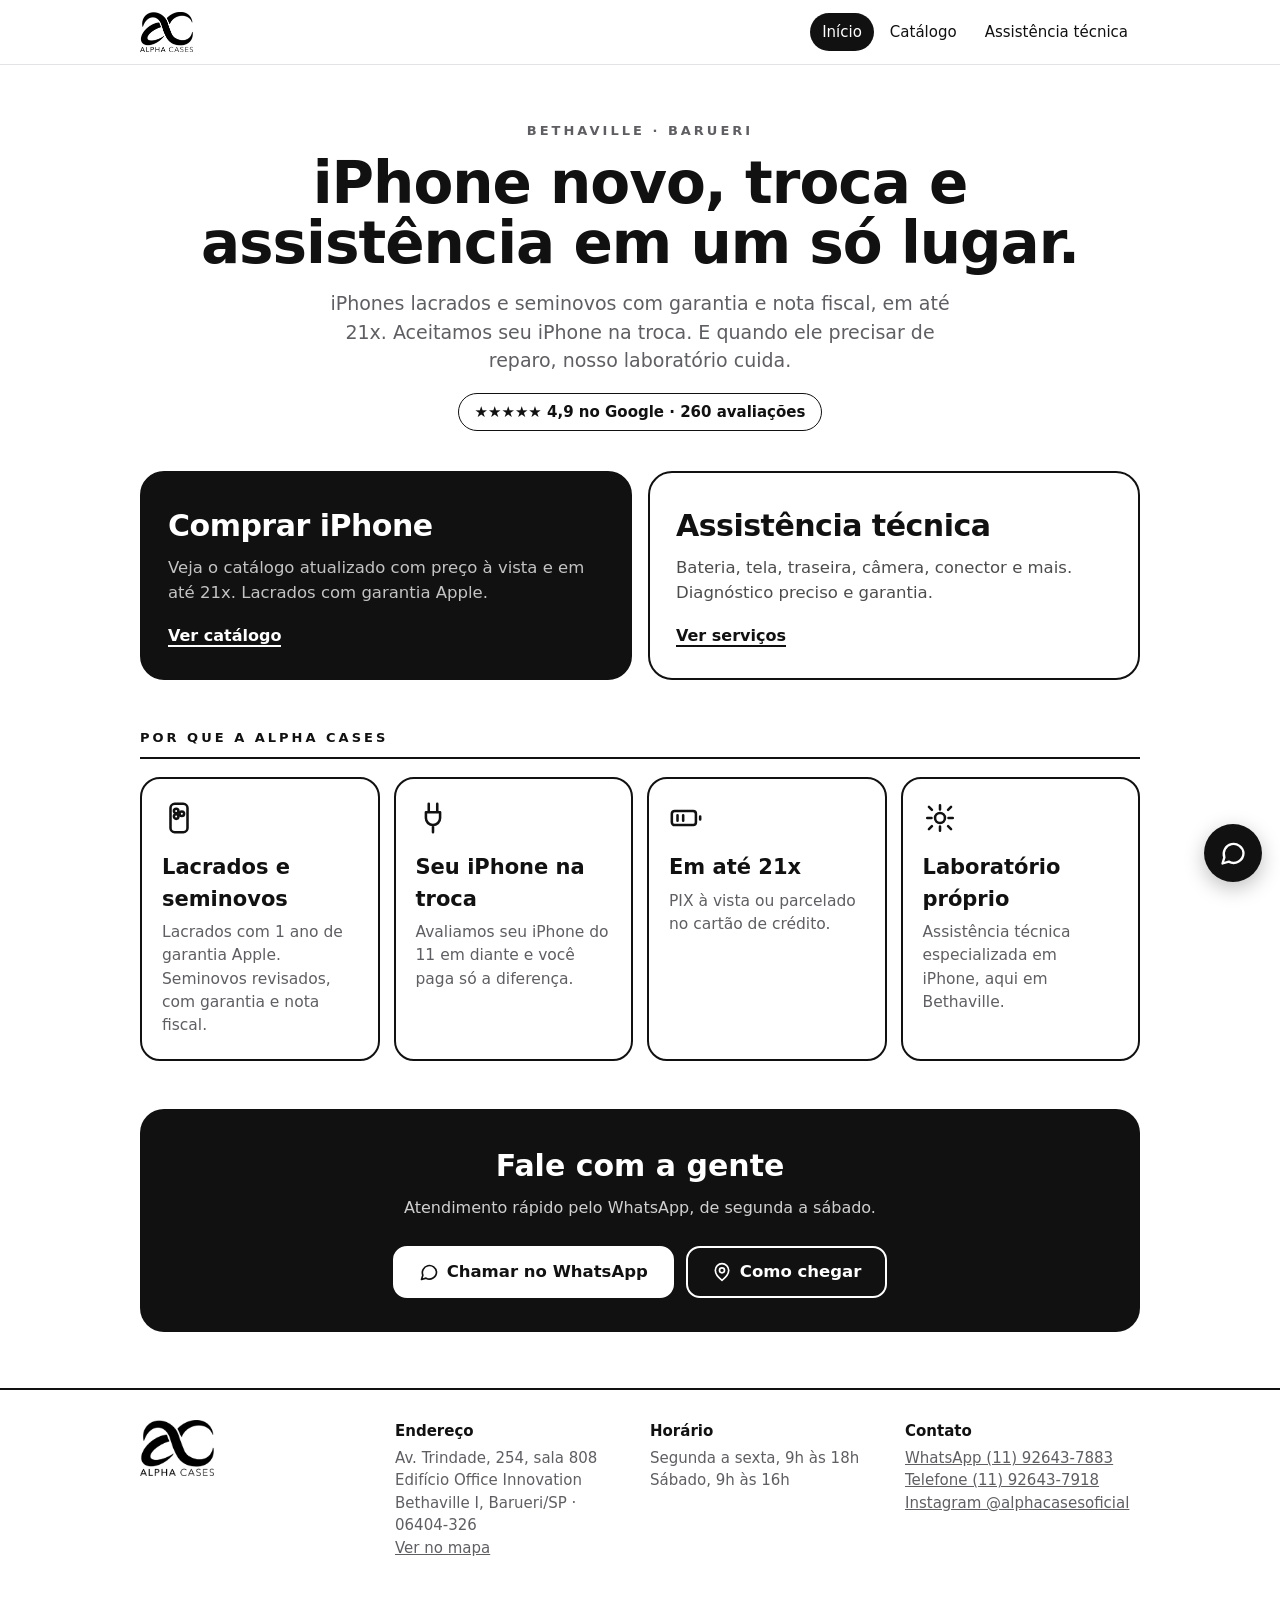
<file: index.html>
<!DOCTYPE html><html lang="pt-BR"><head><meta charset="utf-8"><meta name="viewport" content="width=device-width,initial-scale=1"><meta http-equiv="Content-Security-Policy" content="default-src 'self'; script-src 'self' 'unsafe-inline'; style-src 'self' 'unsafe-inline' https://fonts.googleapis.com; font-src https://fonts.gstatic.com; img-src 'self' data:; connect-src 'self'; object-src 'none'; base-uri 'self'; form-action 'none'"><meta name="referrer" content="strict-origin-when-cross-origin">
<title>Alpha Cases | Loja de iPhone e assistência técnica em Barueri</title><meta name="description" content="iPhones lacrados e seminovos com garantia, em até 21x, e assistência técnica especializada em Bethaville, Barueri. Aceitamos seu iPhone na troca."><link rel="canonical" href="https://alphacases.com.br/">
<meta property="og:title" content="Alpha Cases | Loja de iPhone e assistência técnica em Barueri"><meta property="og:description" content="iPhones lacrados e seminovos com garantia, em até 21x, e assistência técnica especializada em Bethaville, Barueri. Aceitamos seu iPhone na troca."><meta property="og:image" content="https://alphacases.com.br/logo.png"><meta property="og:type" content="website">
<link rel="icon" href="/favicon.png"><link rel="apple-touch-icon" href="/apple-touch-icon.png">
<link rel="preconnect" href="https://fonts.googleapis.com"><link href="https://fonts.googleapis.com/css2?family=Jost:wght@400;500;600;700&display=swap" rel="stylesheet"><link rel="stylesheet" href="/style.css">
<script type="application/ld+json">{"@context":"https://schema.org","@type":"MobilePhoneStore","name":"Alpha Cases","image":"https://alphacases.com.br/logo.png","url":"https://alphacases.com.br","telephone":"+55 11 92643-7918","address":{"@type":"PostalAddress","streetAddress":"Av. Trindade, 254, sala 808 - Edifício Office Innovation","addressLocality":"Barueri","addressRegion":"SP","postalCode":"06404-326","addressCountry":"BR"},"openingHoursSpecification":[{"@type":"OpeningHoursSpecification","dayOfWeek":["Monday","Tuesday","Wednesday","Thursday","Friday"],"opens":"09:00","closes":"18:00"},{"@type":"OpeningHoursSpecification","dayOfWeek":"Saturday","opens":"09:00","closes":"16:00"}],"sameAs":["https://www.instagram.com/alphacasesoficial/"]}</script>
</head><body><header class="nav"><div class="wrap"><a href="/" aria-label="Alpha Cases, início"><img src="/logo.png" alt="Alpha Cases"></a><nav aria-label="Menu"><a href="/" class="on">Início</a><a href="/catalogo/" class="">Catálogo</a><a href="/assistencia-tecnica/" class="">Assistência técnica</a></nav></div></header><main class="wrap">
<section class="hero"><div class="kick">Bethaville · Barueri</div><h1>iPhone novo, troca e<br>assistência em um só lugar.</h1>
<p>iPhones lacrados e seminovos com garantia e nota fiscal, em até 21x. Aceitamos seu iPhone na troca. E quando ele precisar de reparo, nosso laboratório cuida.</p>
<div class="stars">★★★★★ 4,9 no Google · 260 avaliações</div></section>
<div class="big2"><a class="dark" href="/catalogo/"><h3>Comprar iPhone</h3><p>Veja o catálogo atualizado com preço à vista e em até 21x. Lacrados com garantia Apple.</p><span>Ver catálogo</span></a>
<a href="/assistencia-tecnica/"><h3>Assistência técnica</h3><p>Bateria, tela, traseira, câmera, conector e mais. Diagnóstico preciso e garantia.</p><span>Ver serviços</span></a></div>
<h2 class="sec">Por que a Alpha Cases</h2><div class="grid">
<div class="card"><svg viewBox="0 0 24 24" fill="none" stroke="currentColor" stroke-width="1.8" stroke-linecap="round" stroke-linejoin="round" aria-hidden="true"><rect x="6" y="2" width="12" height="20" rx="3"/><circle cx="10" cy="7" r="1.6"/><circle cx="10" cy="11" r="1.6"/><circle cx="14" cy="9" r="1.6"/></svg><h3>Lacrados e seminovos</h3><p>Lacrados com 1 ano de garantia Apple. Seminovos revisados, com garantia e nota fiscal.</p></div>
<div class="card"><svg viewBox="0 0 24 24" fill="none" stroke="currentColor" stroke-width="1.8" stroke-linecap="round" stroke-linejoin="round" aria-hidden="true"><path d="M9 2v6M15 2v6M7 8h10v4a5 5 0 0 1-10 0zM12 17v5"/></svg><h3>Seu iPhone na troca</h3><p>Avaliamos seu iPhone do 11 em diante e você paga só a diferença.</p></div>
<div class="card"><svg viewBox="0 0 24 24" fill="none" stroke="currentColor" stroke-width="1.8" stroke-linecap="round" stroke-linejoin="round" aria-hidden="true"><rect x="2" y="7" width="17" height="10" rx="2"/><path d="M22 11v2M6 10v4M10 10v4"/></svg><h3>Em até 21x</h3><p>PIX à vista ou parcelado no cartão de crédito.</p></div>
<div class="card"><svg viewBox="0 0 24 24" fill="none" stroke="currentColor" stroke-width="1.8" stroke-linecap="round" stroke-linejoin="round" aria-hidden="true"><path d="M12 3v3M12 18v3M4.2 4.2l2.1 2.1M17.7 17.7l2.1 2.1M3 12h3M18 12h3M4.2 19.8l2.1-2.1M17.7 6.3l2.1-2.1"/><circle cx="12" cy="12" r="3.5"/></svg><h3>Laboratório próprio</h3><p>Assistência técnica especializada em iPhone, aqui em Bethaville.</p></div></div>
<div class="band"><h2>Fale com a gente</h2><p>Atendimento rápido pelo WhatsApp, de segunda a sábado.</p><div class="btns"><a class="btn" href="https://wa.me/5511926437883?text=Ol%C3%A1%21%20Vim%20pelo%20site%20da%20Alpha%20Cases%20e%20gostaria%20de%20atendimento." target="_blank" rel="noopener"><svg viewBox="0 0 24 24" fill="none" stroke="currentColor" stroke-width="2" stroke-linecap="round" stroke-linejoin="round" aria-hidden="true"><path d="M21 12a8.5 8.5 0 0 1-12.6 7.4L3 21l1.6-5.2A8.5 8.5 0 1 1 21 12z"/></svg> Chamar no WhatsApp</a><a class="btn out" href="https://www.google.com/maps/search/?api=1&query=Alpha+Cases+Oficial+Av.+Trindade+254+Barueri" target="_blank" rel="noopener"><svg viewBox="0 0 24 24" fill="none" stroke="currentColor" stroke-width="2" stroke-linecap="round" stroke-linejoin="round" aria-hidden="true"><path d="M20 10c0 6-8 12-8 12s-8-6-8-12a8 8 0 0 1 16 0z"/><circle cx="12" cy="10" r="3"/></svg> Como chegar</a></div></div>
</main><footer><div class="wrap cols"><div><img src="/logo.png" alt="Alpha Cases"></div>
<div><b>Endereço</b>Av. Trindade, 254, sala 808<br>Edifício Office Innovation<br>Bethaville I, Barueri/SP · 06404-326<br><a href="https://www.google.com/maps/search/?api=1&query=Alpha+Cases+Oficial+Av.+Trindade+254+Barueri" target="_blank" rel="noopener">Ver no mapa</a></div>
<div><b>Horário</b>Segunda a sexta, 9h às 18h<br>Sábado, 9h às 16h</div>
<div><b>Contato</b><a href="https://wa.me/5511926437883?text=Ol%C3%A1%21%20Vim%20pelo%20site%20da%20Alpha%20Cases%20e%20gostaria%20de%20atendimento." target="_blank" rel="noopener">WhatsApp (11) 92643-7883</a><br><a href="tel:+5511926437918">Telefone (11) 92643-7918</a><br><a href="https://www.instagram.com/alphacasesoficial/" target="_blank" rel="noopener">Instagram @alphacasesoficial</a></div></div></footer>
<a class="wa-float" href="https://wa.me/5511926437883?text=Ol%C3%A1%21%20Vim%20pelo%20site%20da%20Alpha%20Cases%20e%20gostaria%20de%20atendimento." target="_blank" rel="noopener" aria-label="Falar no WhatsApp"><svg viewBox="0 0 24 24" fill="none" stroke="currentColor" stroke-width="2" stroke-linecap="round" stroke-linejoin="round" aria-hidden="true"><path d="M21 12a8.5 8.5 0 0 1-12.6 7.4L3 21l1.6-5.2A8.5 8.5 0 1 1 21 12z"/></svg></a></body></html>
</file>
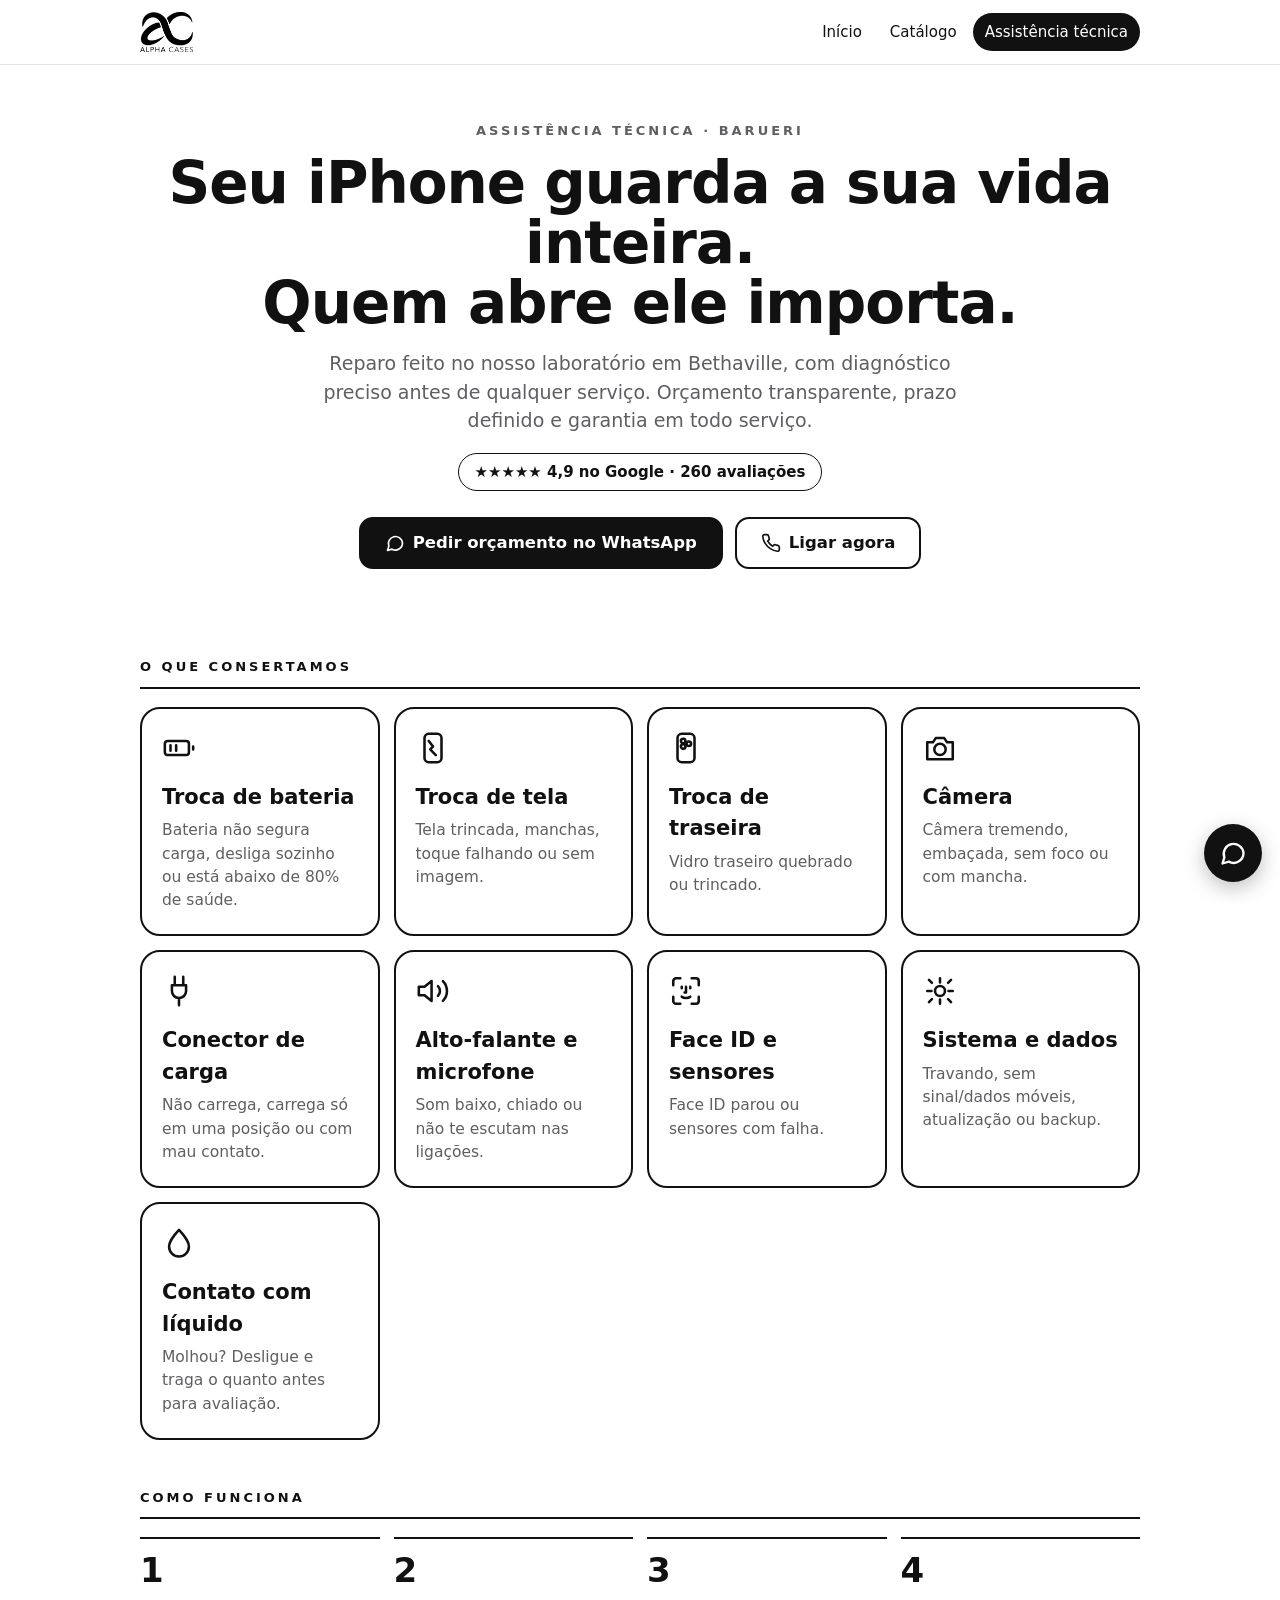
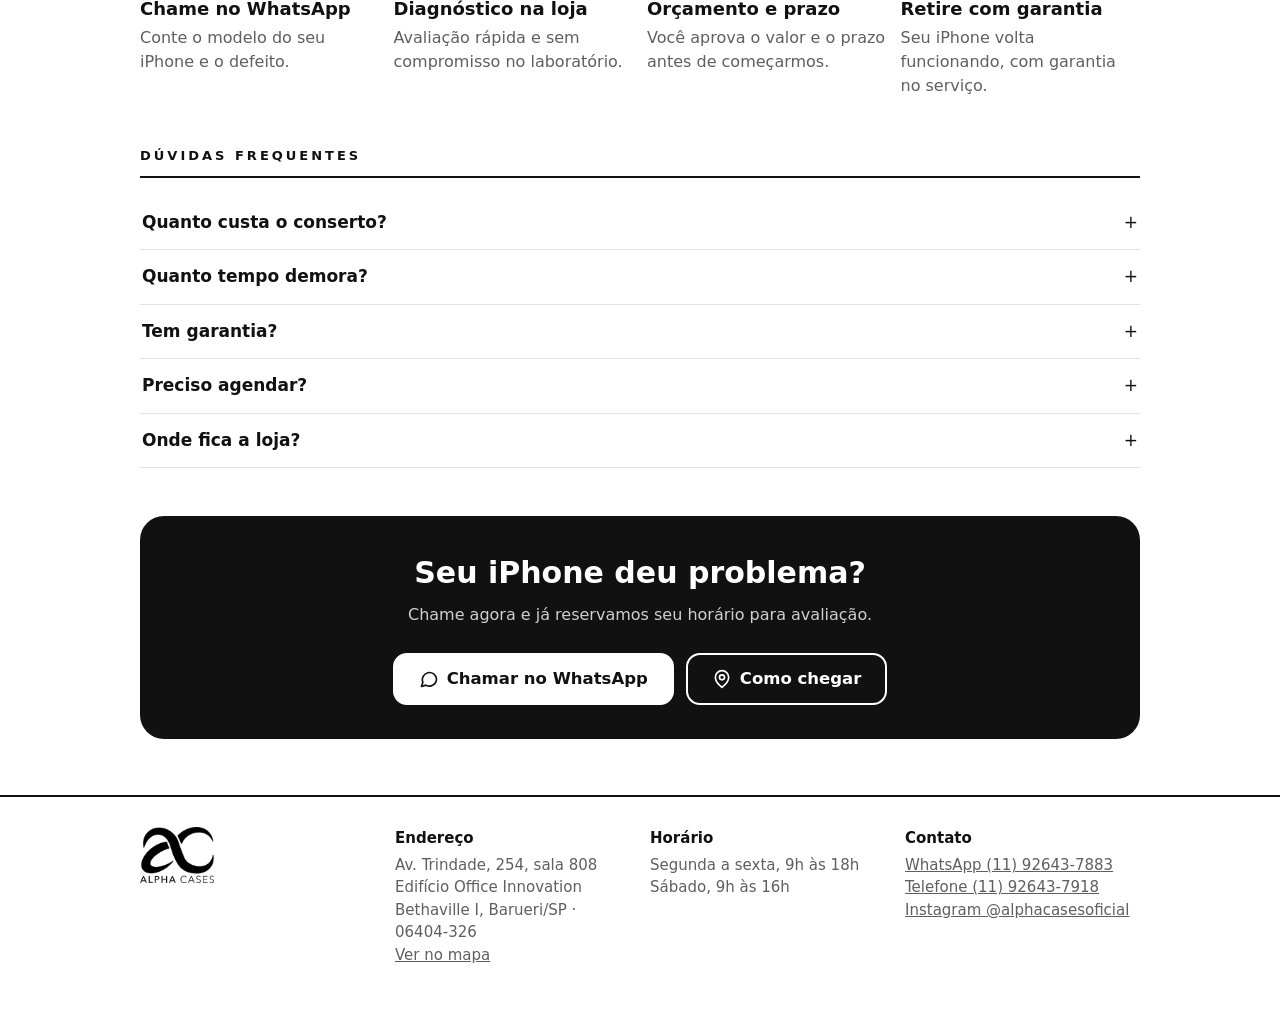
<file: assistencia-tecnica/index.html>
<!DOCTYPE html><html lang="pt-BR"><head><meta charset="utf-8"><meta name="viewport" content="width=device-width,initial-scale=1"><meta http-equiv="Content-Security-Policy" content="default-src 'self'; script-src 'self' 'unsafe-inline'; style-src 'self' 'unsafe-inline' https://fonts.googleapis.com; font-src https://fonts.gstatic.com; img-src 'self' data:; connect-src 'self'; object-src 'none'; base-uri 'self'; form-action 'none'"><meta name="referrer" content="strict-origin-when-cross-origin">
<title>Assistência técnica de iPhone em Barueri | Alpha Cases</title><meta name="description" content="Conserto de iPhone em Bethaville, Barueri: troca de bateria, tela, traseira, câmera e conector. Diagnóstico preciso, orçamento na hora e garantia em todo serviço."><link rel="canonical" href="https://alphacases.com.br/assistencia-tecnica/">
<meta property="og:title" content="Assistência técnica de iPhone em Barueri | Alpha Cases"><meta property="og:description" content="Conserto de iPhone em Bethaville, Barueri: troca de bateria, tela, traseira, câmera e conector. Diagnóstico preciso, orçamento na hora e garantia em todo serviço."><meta property="og:image" content="https://alphacases.com.br/logo.png"><meta property="og:type" content="website">
<link rel="icon" href="/favicon.png"><link rel="apple-touch-icon" href="/apple-touch-icon.png">
<link rel="preconnect" href="https://fonts.googleapis.com"><link href="https://fonts.googleapis.com/css2?family=Jost:wght@400;500;600;700&display=swap" rel="stylesheet"><link rel="stylesheet" href="/style.css">
<script type="application/ld+json">{"@context":"https://schema.org","@type":"MobilePhoneStore","name":"Alpha Cases","image":"https://alphacases.com.br/logo.png","url":"https://alphacases.com.br","telephone":"+55 11 92643-7918","address":{"@type":"PostalAddress","streetAddress":"Av. Trindade, 254, sala 808 - Edifício Office Innovation","addressLocality":"Barueri","addressRegion":"SP","postalCode":"06404-326","addressCountry":"BR"},"openingHoursSpecification":[{"@type":"OpeningHoursSpecification","dayOfWeek":["Monday","Tuesday","Wednesday","Thursday","Friday"],"opens":"09:00","closes":"18:00"},{"@type":"OpeningHoursSpecification","dayOfWeek":"Saturday","opens":"09:00","closes":"16:00"}],"sameAs":["https://www.instagram.com/alphacasesoficial/"]}</script>
</head><body><header class="nav"><div class="wrap"><a href="/" aria-label="Alpha Cases, início"><img src="/logo.png" alt="Alpha Cases"></a><nav aria-label="Menu"><a href="/" class="">Início</a><a href="/catalogo/" class="">Catálogo</a><a href="/assistencia-tecnica/" class="on">Assistência técnica</a></nav></div></header><main class="wrap">
<section class="hero"><div class="kick">Assistência técnica · Barueri</div><h1>Seu iPhone guarda a sua vida inteira.<br>Quem abre ele importa.</h1>
<p>Reparo feito no nosso laboratório em Bethaville, com diagnóstico preciso antes de qualquer serviço. Orçamento transparente, prazo definido e garantia em todo serviço.</p>
<div class="stars">★★★★★ 4,9 no Google · 260 avaliações</div>
<div class="btns"><a class="btn" href="https://wa.me/5511926437883?text=Ol%C3%A1%21%20Vim%20pelo%20site%20da%20Alpha%20Cases%20e%20quero%20um%20or%C3%A7amento%20de%20assist%C3%AAncia%20t%C3%A9cnica.%20Meu%20iPhone%20%C3%A9%20o%20modelo%3A%20___%20e%20o%20problema%20%C3%A9%3A%20___" target="_blank" rel="noopener"><svg viewBox="0 0 24 24" fill="none" stroke="currentColor" stroke-width="2" stroke-linecap="round" stroke-linejoin="round" aria-hidden="true"><path d="M21 12a8.5 8.5 0 0 1-12.6 7.4L3 21l1.6-5.2A8.5 8.5 0 1 1 21 12z"/></svg> Pedir orçamento no WhatsApp</a><a class="btn out" href="tel:+5511926437918"><svg viewBox="0 0 24 24" fill="none" stroke="currentColor" stroke-width="2" stroke-linecap="round" stroke-linejoin="round" aria-hidden="true"><path d="M22 16.9v3a2 2 0 0 1-2.2 2 19.8 19.8 0 0 1-8.6-3.1 19.5 19.5 0 0 1-6-6A19.8 19.8 0 0 1 2.1 4.2 2 2 0 0 1 4.1 2h3a2 2 0 0 1 2 1.7c.1.9.4 1.8.7 2.7a2 2 0 0 1-.5 2.1L8 9.8a16 16 0 0 0 6 6l1.3-1.3a2 2 0 0 1 2.1-.4c.9.3 1.8.6 2.7.7a2 2 0 0 1 1.7 2z"/></svg> Ligar agora</a></div></section>
<h2 class="sec">O que consertamos</h2><div class="grid"><a class="card" style="text-decoration:none" href="https://wa.me/5511926437883?text=Ol%C3%A1%21%20Vim%20pelo%20site%20da%20Alpha%20Cases%20e%20quero%20um%20or%C3%A7amento%20de%20bateria%20do%20meu%20iPhone.%20Meu%20modelo%20%C3%A9%3A%20___" target="_blank" rel="noopener"><svg viewBox="0 0 24 24" fill="none" stroke="currentColor" stroke-width="1.8" stroke-linecap="round" stroke-linejoin="round" aria-hidden="true"><rect x="2" y="7" width="17" height="10" rx="2"/><path d="M22 11v2M6 10v4M10 10v4"/></svg><h3>Troca de bateria</h3><p>Bateria não segura carga, desliga sozinho ou está abaixo de 80% de saúde.</p></a><a class="card" style="text-decoration:none" href="https://wa.me/5511926437883?text=Ol%C3%A1%21%20Vim%20pelo%20site%20da%20Alpha%20Cases%20e%20quero%20um%20or%C3%A7amento%20de%20tela%20do%20meu%20iPhone.%20Meu%20modelo%20%C3%A9%3A%20___" target="_blank" rel="noopener"><svg viewBox="0 0 24 24" fill="none" stroke="currentColor" stroke-width="1.8" stroke-linecap="round" stroke-linejoin="round" aria-hidden="true"><rect x="6" y="2" width="12" height="20" rx="3"/><path d="M9 7l3 4-2 2 4 4"/></svg><h3>Troca de tela</h3><p>Tela trincada, manchas, toque falhando ou sem imagem.</p></a><a class="card" style="text-decoration:none" href="https://wa.me/5511926437883?text=Ol%C3%A1%21%20Vim%20pelo%20site%20da%20Alpha%20Cases%20e%20quero%20um%20or%C3%A7amento%20de%20traseira%20do%20meu%20iPhone.%20Meu%20modelo%20%C3%A9%3A%20___" target="_blank" rel="noopener"><svg viewBox="0 0 24 24" fill="none" stroke="currentColor" stroke-width="1.8" stroke-linecap="round" stroke-linejoin="round" aria-hidden="true"><rect x="6" y="2" width="12" height="20" rx="3"/><circle cx="10" cy="7" r="1.6"/><circle cx="10" cy="11" r="1.6"/><circle cx="14" cy="9" r="1.6"/></svg><h3>Troca de traseira</h3><p>Vidro traseiro quebrado ou trincado.</p></a><a class="card" style="text-decoration:none" href="https://wa.me/5511926437883?text=Ol%C3%A1%21%20Vim%20pelo%20site%20da%20Alpha%20Cases%20e%20quero%20um%20or%C3%A7amento%20de%20c%C3%A2mera%20do%20meu%20iPhone.%20Meu%20modelo%20%C3%A9%3A%20___" target="_blank" rel="noopener"><svg viewBox="0 0 24 24" fill="none" stroke="currentColor" stroke-width="1.8" stroke-linecap="round" stroke-linejoin="round" aria-hidden="true"><path d="M3 8h4l2-3h6l2 3h4v12H3z"/><circle cx="12" cy="13" r="4"/></svg><h3>Câmera</h3><p>Câmera tremendo, embaçada, sem foco ou com mancha.</p></a><a class="card" style="text-decoration:none" href="https://wa.me/5511926437883?text=Ol%C3%A1%21%20Vim%20pelo%20site%20da%20Alpha%20Cases%20e%20quero%20um%20or%C3%A7amento%20de%20conector%20de%20carga%20do%20meu%20iPhone.%20Meu%20modelo%20%C3%A9%3A%20___" target="_blank" rel="noopener"><svg viewBox="0 0 24 24" fill="none" stroke="currentColor" stroke-width="1.8" stroke-linecap="round" stroke-linejoin="round" aria-hidden="true"><path d="M9 2v6M15 2v6M7 8h10v4a5 5 0 0 1-10 0zM12 17v5"/></svg><h3>Conector de carga</h3><p>Não carrega, carrega só em uma posição ou com mau contato.</p></a><a class="card" style="text-decoration:none" href="https://wa.me/5511926437883?text=Ol%C3%A1%21%20Vim%20pelo%20site%20da%20Alpha%20Cases%20e%20quero%20um%20or%C3%A7amento%20de%20alto-falante/microfone%20do%20meu%20iPhone.%20Meu%20modelo%20%C3%A9%3A%20___" target="_blank" rel="noopener"><svg viewBox="0 0 24 24" fill="none" stroke="currentColor" stroke-width="1.8" stroke-linecap="round" stroke-linejoin="round" aria-hidden="true"><path d="M11 5L6 9H2v6h4l5 4zM15.5 8.5a5 5 0 0 1 0 7M19 5a10 10 0 0 1 0 14"/></svg><h3>Alto-falante e microfone</h3><p>Som baixo, chiado ou não te escutam nas ligações.</p></a><a class="card" style="text-decoration:none" href="https://wa.me/5511926437883?text=Ol%C3%A1%21%20Vim%20pelo%20site%20da%20Alpha%20Cases%20e%20quero%20um%20or%C3%A7amento%20de%20Face%20ID%20do%20meu%20iPhone.%20Meu%20modelo%20%C3%A9%3A%20___" target="_blank" rel="noopener"><svg viewBox="0 0 24 24" fill="none" stroke="currentColor" stroke-width="1.8" stroke-linecap="round" stroke-linejoin="round" aria-hidden="true"><path d="M3 8V5a2 2 0 0 1 2-2h3M16 3h3a2 2 0 0 1 2 2v3M21 16v3a2 2 0 0 1-2 2h-3M8 21H5a2 2 0 0 1-2-2v-3M9 9v1M15 9v1M12 9v4h-1M9 16c1.5 1.3 4.5 1.3 6 0"/></svg><h3>Face ID e sensores</h3><p>Face ID parou ou sensores com falha.</p></a><a class="card" style="text-decoration:none" href="https://wa.me/5511926437883?text=Ol%C3%A1%21%20Vim%20pelo%20site%20da%20Alpha%20Cases%20e%20quero%20um%20or%C3%A7amento%20de%20sistema/dados%20do%20meu%20iPhone.%20Meu%20modelo%20%C3%A9%3A%20___" target="_blank" rel="noopener"><svg viewBox="0 0 24 24" fill="none" stroke="currentColor" stroke-width="1.8" stroke-linecap="round" stroke-linejoin="round" aria-hidden="true"><path d="M12 3v3M12 18v3M4.2 4.2l2.1 2.1M17.7 17.7l2.1 2.1M3 12h3M18 12h3M4.2 19.8l2.1-2.1M17.7 6.3l2.1-2.1"/><circle cx="12" cy="12" r="3.5"/></svg><h3>Sistema e dados</h3><p>Travando, sem sinal/dados móveis, atualização ou backup.</p></a><a class="card" style="text-decoration:none" href="https://wa.me/5511926437883?text=Ol%C3%A1%21%20Vim%20pelo%20site%20da%20Alpha%20Cases%20e%20quero%20um%20or%C3%A7amento%20de%20contato%20com%20l%C3%ADquido%20do%20meu%20iPhone.%20Meu%20modelo%20%C3%A9%3A%20___" target="_blank" rel="noopener"><svg viewBox="0 0 24 24" fill="none" stroke="currentColor" stroke-width="1.8" stroke-linecap="round" stroke-linejoin="round" aria-hidden="true"><path d="M12 2.7S5 10 5 14.5a7 7 0 0 0 14 0C19 10 12 2.7 12 2.7z"/></svg><h3>Contato com líquido</h3><p>Molhou? Desligue e traga o quanto antes para avaliação.</p></a></div>
<h2 class="sec">Como funciona</h2><div class="steps"><div><b>Chame no WhatsApp</b><p>Conte o modelo do seu iPhone e o defeito.</p></div><div><b>Diagnóstico na loja</b><p>Avaliação rápida e sem compromisso no laboratório.</p></div><div><b>Orçamento e prazo</b><p>Você aprova o valor e o prazo antes de começarmos.</p></div><div><b>Retire com garantia</b><p>Seu iPhone volta funcionando, com garantia no serviço.</p></div></div>
<h2 class="sec">Dúvidas frequentes</h2><details><summary>Quanto custa o conserto?</summary><p>Depende do modelo e do defeito. Fazemos o diagnóstico e passamos o orçamento na hora, sem compromisso. Você só aprova se fizer sentido.</p></details><details><summary>Quanto tempo demora?</summary><p>O prazo é definido no orçamento, antes de qualquer serviço. Agende pelo WhatsApp para agilizar.</p></details><details><summary>Tem garantia?</summary><p>Sim, todo serviço tem garantia.</p></details><details><summary>Preciso agendar?</summary><p>Recomendamos chamar no WhatsApp antes para já deixar seu horário reservado, mas você também pode vir no horário de atendimento.</p></details><details><summary>Onde fica a loja?</summary><p>No Edifício Office Innovation, Av. Trindade, 254, sala 808, em Bethaville, Barueri.</p></details>
<div class="band"><h2>Seu iPhone deu problema?</h2><p>Chame agora e já reservamos seu horário para avaliação.</p><div class="btns"><a class="btn" href="https://wa.me/5511926437883?text=Ol%C3%A1%21%20Vim%20pelo%20site%20da%20Alpha%20Cases%20e%20quero%20um%20or%C3%A7amento%20de%20assist%C3%AAncia%20t%C3%A9cnica.%20Meu%20iPhone%20%C3%A9%20o%20modelo%3A%20___%20e%20o%20problema%20%C3%A9%3A%20___" target="_blank" rel="noopener"><svg viewBox="0 0 24 24" fill="none" stroke="currentColor" stroke-width="2" stroke-linecap="round" stroke-linejoin="round" aria-hidden="true"><path d="M21 12a8.5 8.5 0 0 1-12.6 7.4L3 21l1.6-5.2A8.5 8.5 0 1 1 21 12z"/></svg> Chamar no WhatsApp</a><a class="btn out" href="https://www.google.com/maps/search/?api=1&query=Alpha+Cases+Oficial+Av.+Trindade+254+Barueri" target="_blank" rel="noopener"><svg viewBox="0 0 24 24" fill="none" stroke="currentColor" stroke-width="2" stroke-linecap="round" stroke-linejoin="round" aria-hidden="true"><path d="M20 10c0 6-8 12-8 12s-8-6-8-12a8 8 0 0 1 16 0z"/><circle cx="12" cy="10" r="3"/></svg> Como chegar</a></div></div>
</main><footer><div class="wrap cols"><div><img src="/logo.png" alt="Alpha Cases"></div>
<div><b>Endereço</b>Av. Trindade, 254, sala 808<br>Edifício Office Innovation<br>Bethaville I, Barueri/SP · 06404-326<br><a href="https://www.google.com/maps/search/?api=1&query=Alpha+Cases+Oficial+Av.+Trindade+254+Barueri" target="_blank" rel="noopener">Ver no mapa</a></div>
<div><b>Horário</b>Segunda a sexta, 9h às 18h<br>Sábado, 9h às 16h</div>
<div><b>Contato</b><a href="https://wa.me/5511926437883?text=Ol%C3%A1%21%20Vim%20pelo%20site%20da%20Alpha%20Cases%20e%20quero%20um%20or%C3%A7amento%20de%20assist%C3%AAncia%20t%C3%A9cnica.%20Meu%20iPhone%20%C3%A9%20o%20modelo%3A%20___%20e%20o%20problema%20%C3%A9%3A%20___" target="_blank" rel="noopener">WhatsApp (11) 92643-7883</a><br><a href="tel:+5511926437918">Telefone (11) 92643-7918</a><br><a href="https://www.instagram.com/alphacasesoficial/" target="_blank" rel="noopener">Instagram @alphacasesoficial</a></div></div></footer>
<a class="wa-float" href="https://wa.me/5511926437883?text=Ol%C3%A1%21%20Vim%20pelo%20site%20da%20Alpha%20Cases%20e%20quero%20um%20or%C3%A7amento%20de%20assist%C3%AAncia%20t%C3%A9cnica.%20Meu%20iPhone%20%C3%A9%20o%20modelo%3A%20___%20e%20o%20problema%20%C3%A9%3A%20___" target="_blank" rel="noopener" aria-label="Falar no WhatsApp"><svg viewBox="0 0 24 24" fill="none" stroke="currentColor" stroke-width="2" stroke-linecap="round" stroke-linejoin="round" aria-hidden="true"><path d="M21 12a8.5 8.5 0 0 1-12.6 7.4L3 21l1.6-5.2A8.5 8.5 0 1 1 21 12z"/></svg></a></body></html>
</file>
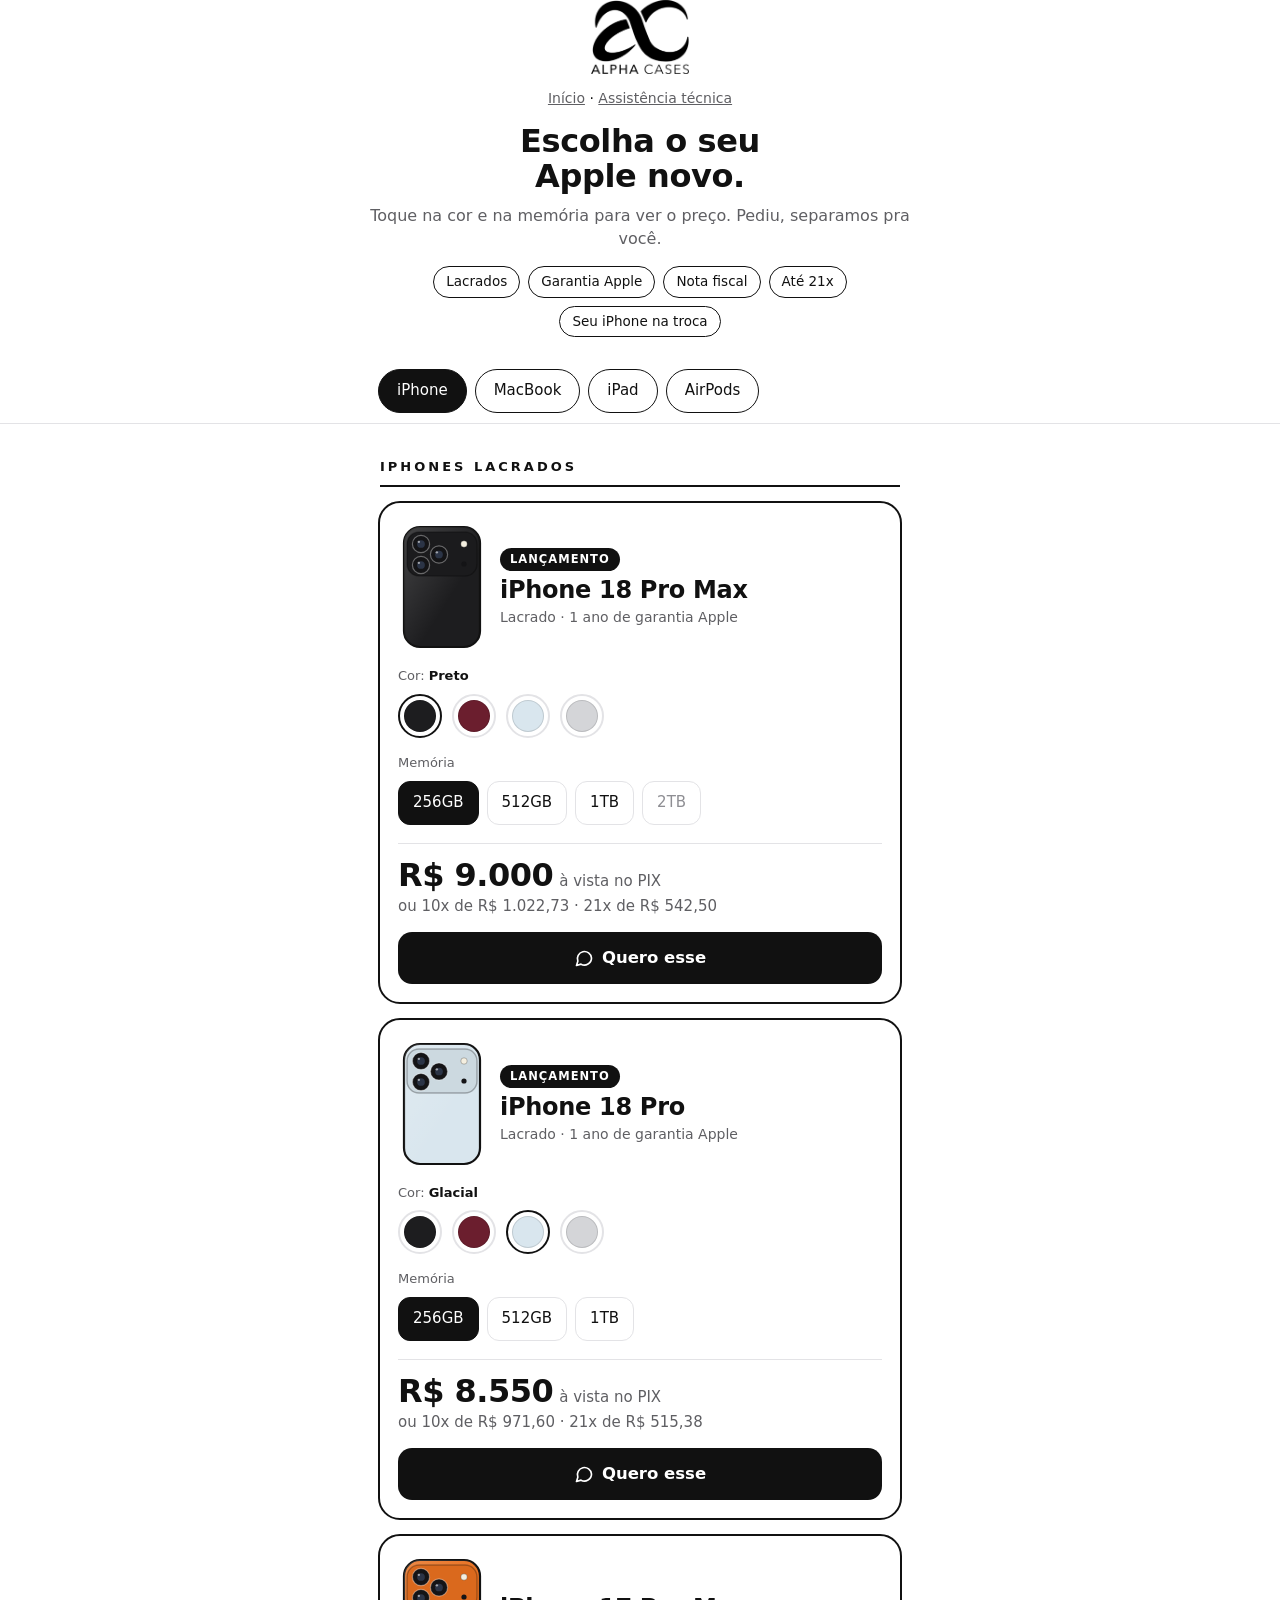
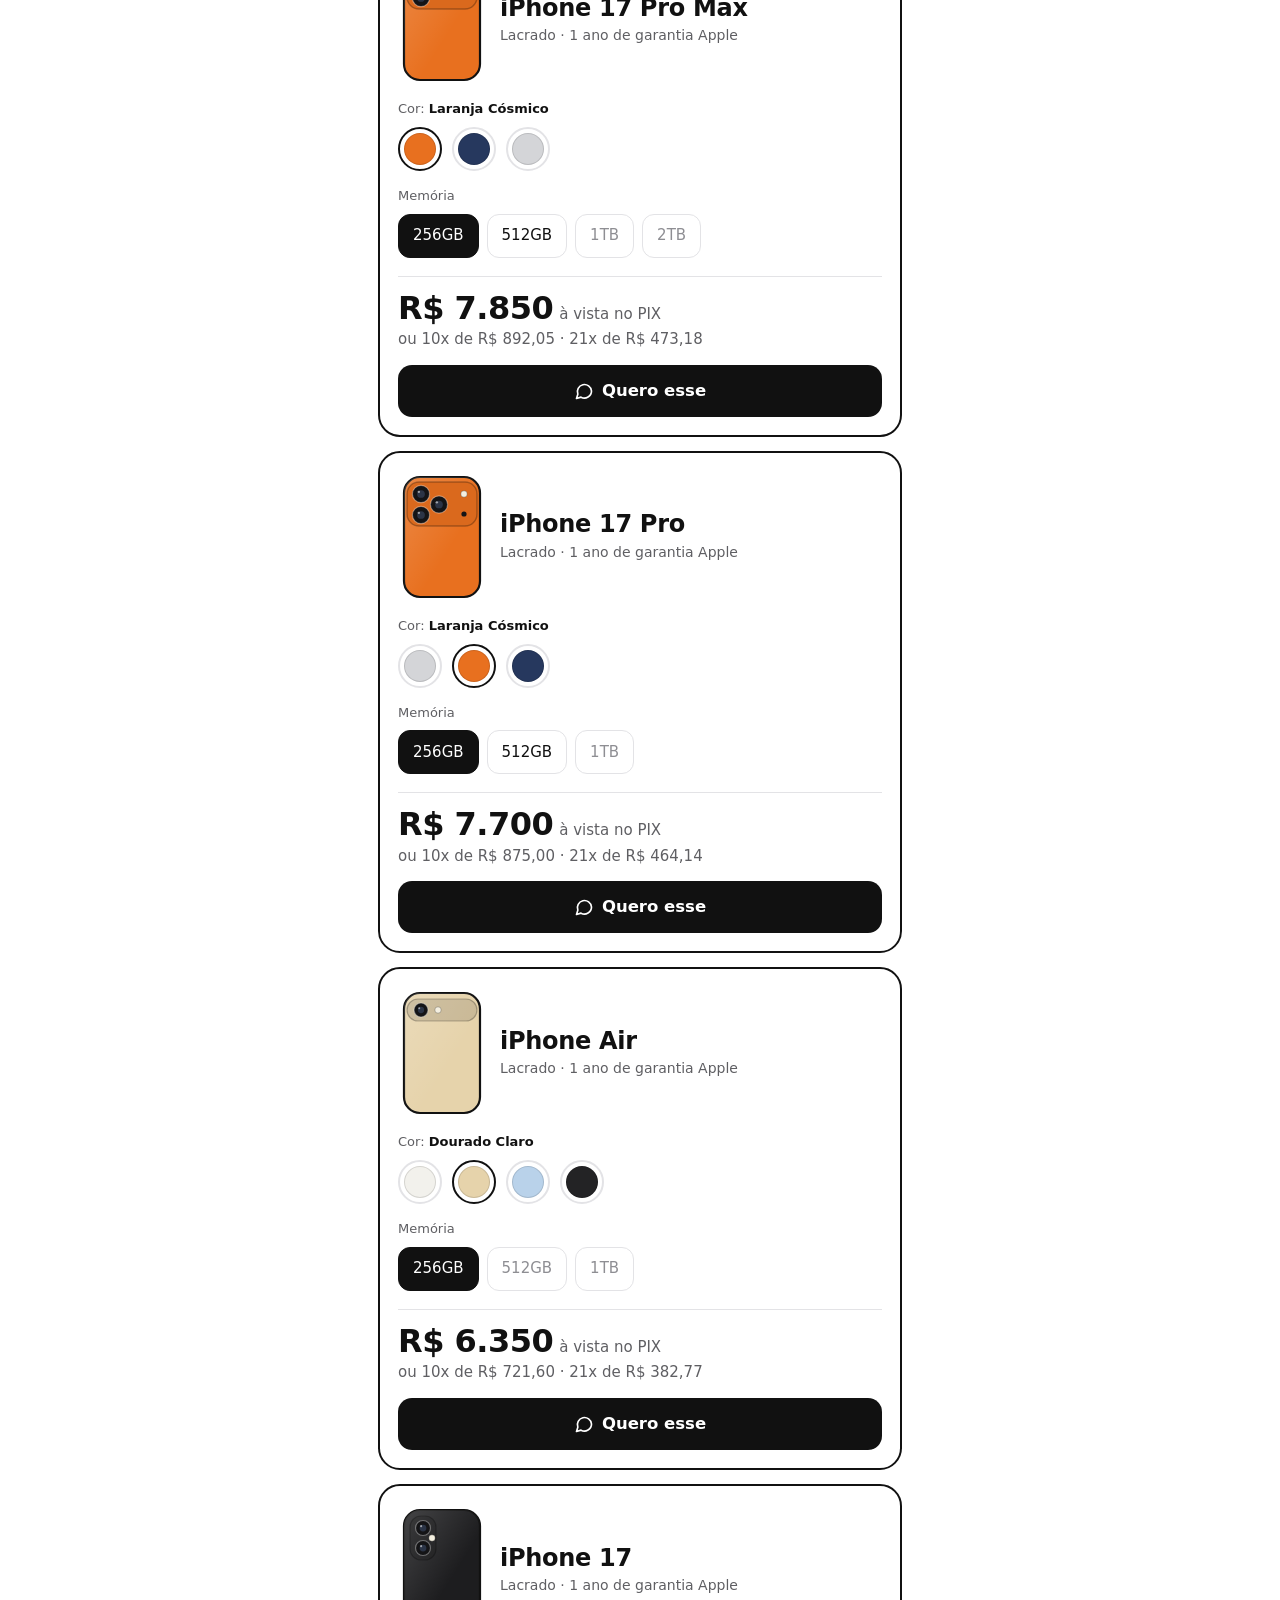
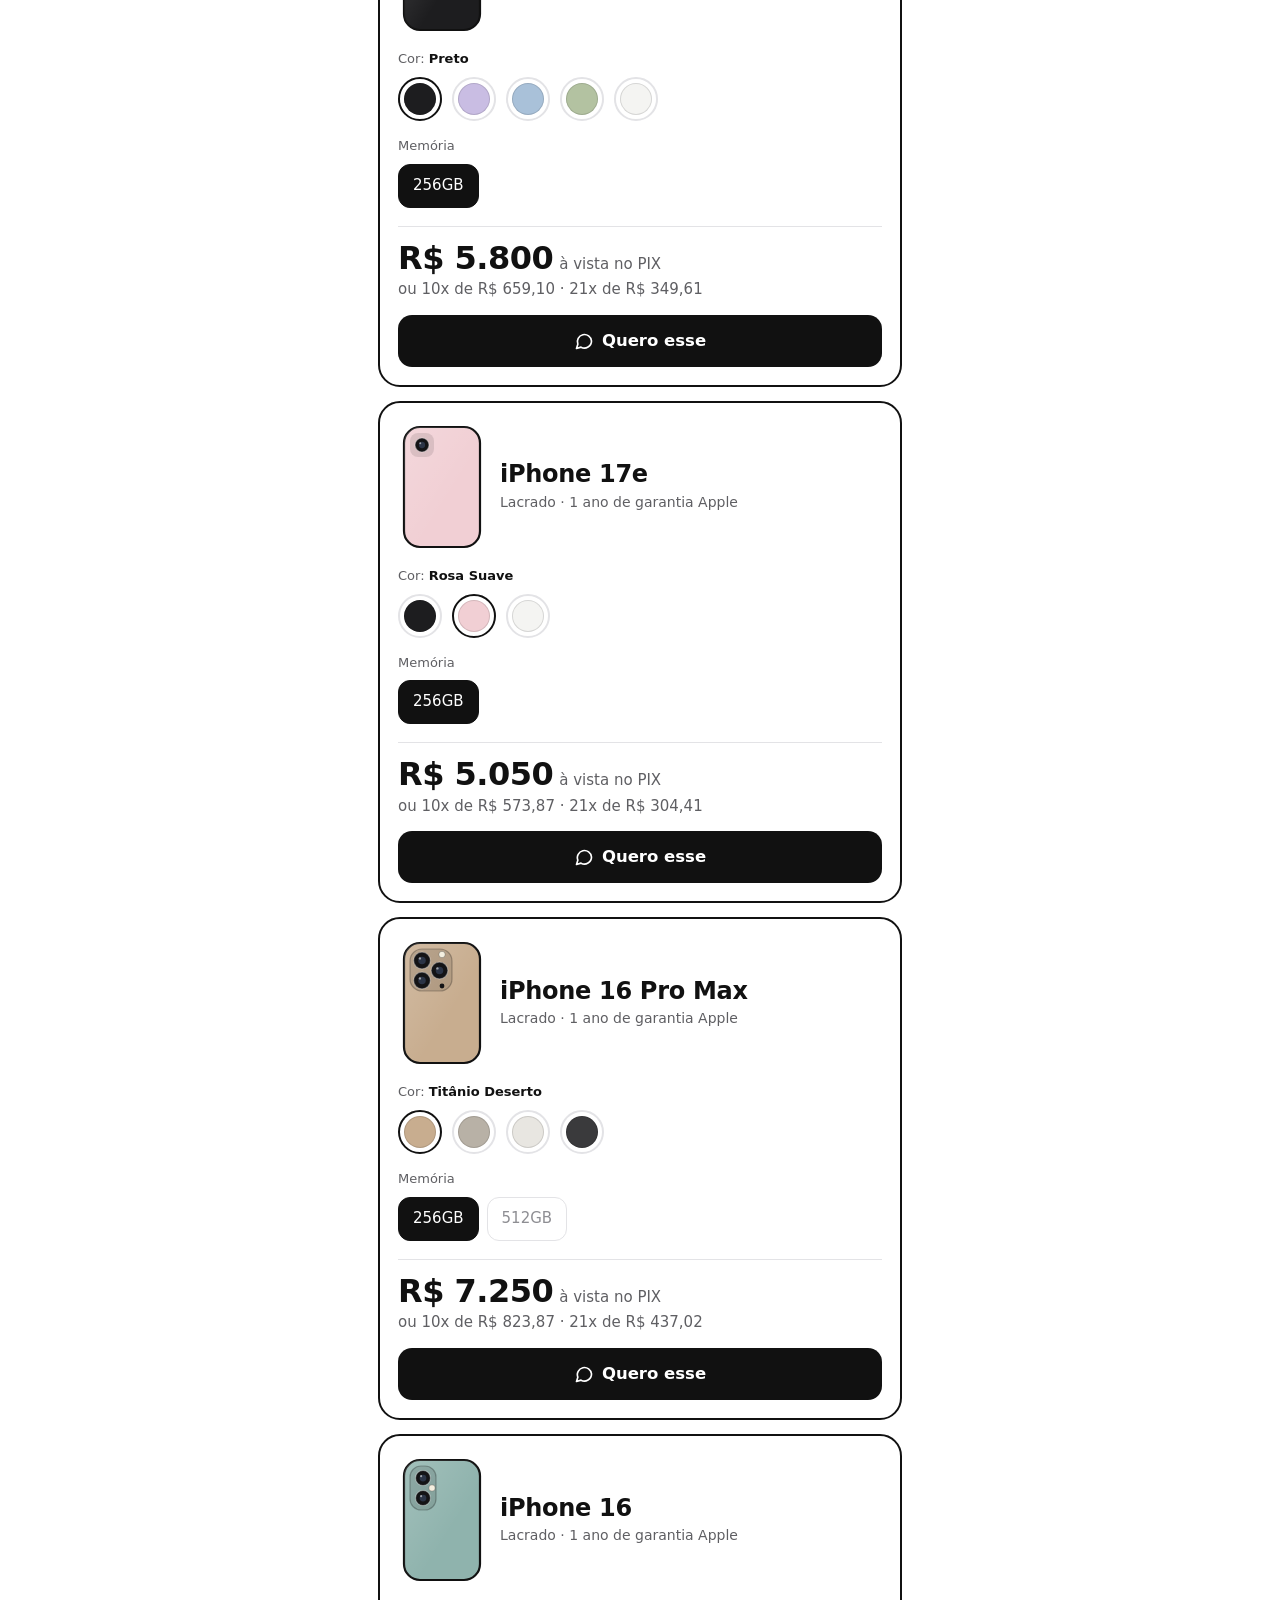
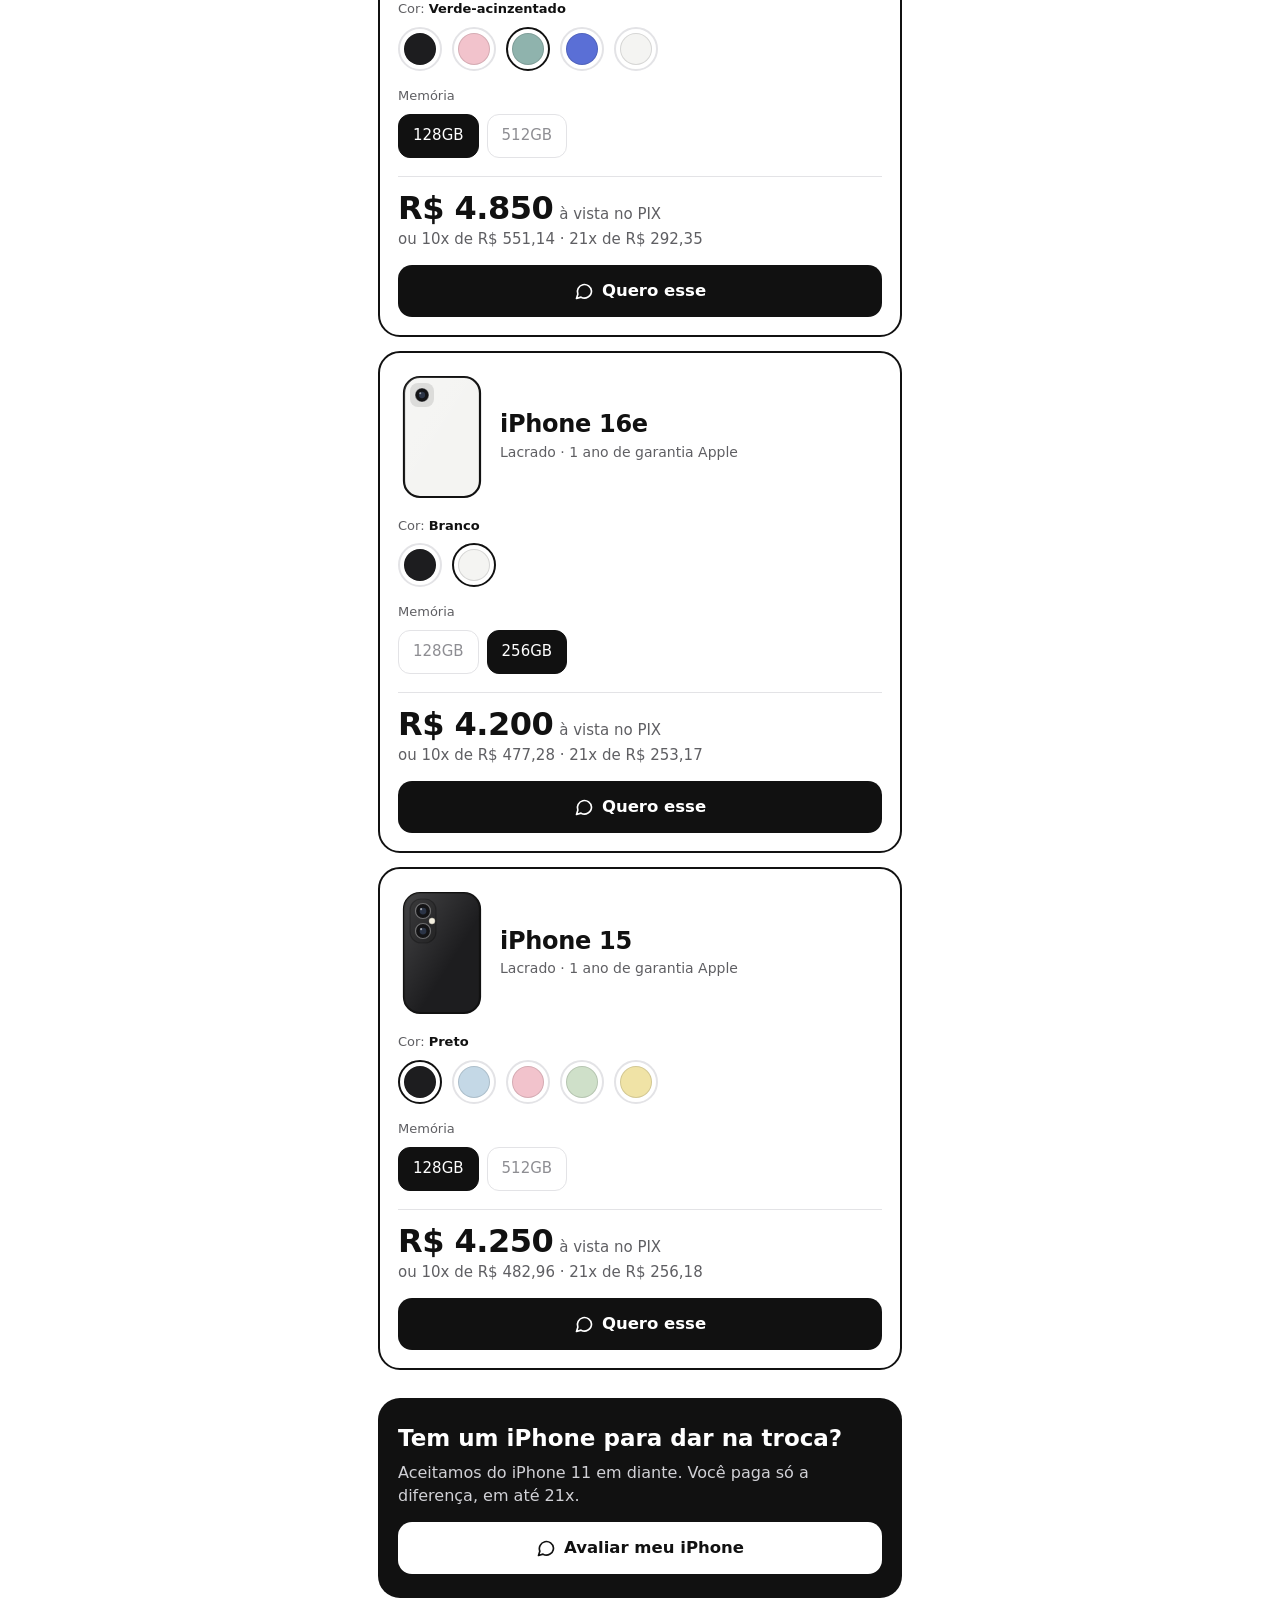
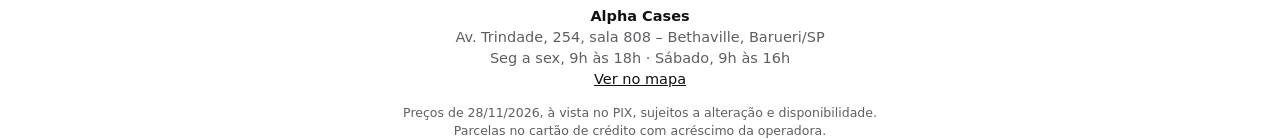
<file: catalogo/index.html>
<!DOCTYPE html>
<html lang="pt-BR">
<head>
<meta charset="utf-8"><meta http-equiv="Content-Security-Policy" content="default-src 'self'; script-src 'self' 'unsafe-inline'; style-src 'self' 'unsafe-inline' https://fonts.googleapis.com; font-src https://fonts.gstatic.com; img-src 'self' data:; connect-src 'self'; object-src 'none'; base-uri 'self'; form-action 'none'"><meta name="referrer" content="strict-origin-when-cross-origin">
<meta name="viewport" content="width=device-width,initial-scale=1,viewport-fit=cover">
<meta name="theme-color" content="#ffffff">
<title>Catálogo de iPhones lacrados | Alpha Cases Barueri</title><meta name="description" content="iPhones lacrados, MacBook, iPad e AirPods com preço à vista e em até 21x. Alpha Cases, Bethaville, Barueri."><link rel="icon" href="/favicon.png"><link rel="apple-touch-icon" href="/apple-touch-icon.png"><link rel="canonical" href="https://alphacases.com.br/catalogo/">
<link rel="preconnect" href="https://fonts.googleapis.com">
<link href="https://fonts.googleapis.com/css2?family=Jost:wght@400;500;600;700&display=swap" rel="stylesheet">
<style>
:root{--ink:#111;--mut:#5f5f63;--line:#e3e3e6;--soft:#f5f5f7}
*{box-sizing:border-box;-webkit-tap-highlight-color:transparent}
html{scroll-behavior:smooth}
body{margin:0;background:#fff;color:var(--ink);font:16px/1.45 Jost,"Avenir Next",-apple-system,system-ui,sans-serif;padding:env(safe-area-inset-top) env(safe-area-inset-right) env(safe-area-inset-bottom) env(safe-area-inset-left)}
.wrap{max-width:560px;margin:0 auto;padding:0 18px}
header{padding:22px 0 6px;text-align:center}
header img{height:74px;width:auto}
.hero{text-align:center;padding:10px 0 18px}
.hero h1{font-size:32px;line-height:1.08;font-weight:600;margin:6px 0 10px;letter-spacing:-.4px}
.hero p{margin:0;color:var(--mut);font-size:16px}
.perks{display:flex;flex-wrap:wrap;justify-content:center;gap:8px;margin:16px 0 4px}
.perks span{border:1.5px solid var(--ink);border-radius:999px;padding:5px 12px;font-size:13.5px;font-weight:500}
.tabs{position:sticky;top:0;z-index:5;background:rgba(255,255,255,.96);backdrop-filter:blur(10px);border-bottom:1px solid var(--line);padding:10px 0}
.tabs .wrap{display:flex;gap:8px;overflow-x:auto;scrollbar-width:none}.tabs .wrap::-webkit-scrollbar{display:none}
.tab{flex:none;border:1.5px solid var(--ink);background:#fff;color:var(--ink);font:inherit;font-weight:500;font-size:15px;border-radius:999px;padding:9px 18px;min-height:44px;cursor:pointer}
.tab.on{background:var(--ink);color:#fff}
.sec{padding-top:8px}
.sec h2{font-size:13px;letter-spacing:3px;text-transform:uppercase;font-weight:600;margin:26px 2px 12px;padding-bottom:8px;border-bottom:2px solid var(--ink)}
.card{border:2px solid var(--ink);border-radius:22px;padding:20px 18px 18px;margin:14px 0;background:#fff}
.top{display:flex;gap:14px;align-items:center}
.art{flex:none;width:88px;height:128px;display:flex;align-items:center;justify-content:center}
.ttl{flex:1;min-width:0}
.ttl h3{margin:0;font-size:24px;line-height:1.1;font-weight:600;letter-spacing:-.3px}
.ttl .note{color:var(--mut);font-size:14px;margin-top:4px}
.badge{display:inline-block;background:var(--ink);color:#fff;border-radius:999px;font-size:11.5px;letter-spacing:1px;text-transform:uppercase;padding:3px 10px;margin-bottom:6px;font-weight:600}
.lbl{font-size:13px;color:var(--mut);margin:16px 0 8px}
.lbl b{color:var(--ink);font-weight:600}
.sw{display:flex;flex-wrap:wrap;gap:10px}
.sw button{width:44px;height:44px;border-radius:50%;border:2px solid var(--line);padding:4px;background:#fff;cursor:pointer}
.sw button i{display:block;width:100%;height:100%;border-radius:50%;border:1px solid rgba(0,0,0,.12)}
.sw button.on{border-color:var(--ink)}
.gb{display:flex;flex-wrap:wrap;gap:8px}
.gb button{min-height:44px;border:1.5px solid var(--line);background:#fff;border-radius:12px;padding:8px 14px;font:inherit;font-size:15px;font-weight:500;color:var(--ink);cursor:pointer}
.gb button.on{border-color:var(--ink);background:var(--ink);color:#fff}
.gb button.na{color:#8e8e93}
.price{margin-top:18px;padding-top:14px;border-top:1px solid var(--line)}
.price .v{font-size:32px;font-weight:700;letter-spacing:-.5px;line-height:1.1}
.price .v small{font-size:15px;font-weight:500;color:var(--mut);margin-left:6px;letter-spacing:0}
.price .p{color:var(--mut);font-size:15px;margin-top:3px}
.price .c{font-size:20px;font-weight:600}
.cta{display:flex;align-items:center;justify-content:center;gap:8px;width:100%;margin-top:14px;min-height:52px;border-radius:14px;background:var(--ink);color:#fff;text-decoration:none;font-weight:600;font-size:16.5px;border:0}
.cta svg{width:20px;height:20px}
.troca{margin:28px 0 8px;border-radius:22px;background:var(--ink);color:#fff;padding:24px 20px}
.troca h3{margin:0 0 6px;font-size:23px;font-weight:600}
.troca p{margin:0 0 4px;color:#d1d1d6}
.troca .cta{background:#fff;color:var(--ink)}
footer{padding:26px 0 40px;color:var(--mut);font-size:14.5px;text-align:center}
footer b{color:var(--ink)}
footer a{color:var(--ink)}
.small{font-size:12.5px;margin-top:14px}
</style>
</head>
<body>
<header class="wrap"><a href="/" aria-label="Alpha Cases, início"><img src="/logo.png" alt="Alpha Cases"></a><div style="margin-top:8px;font-size:14px"><a href="/" style="color:#5f5f63">Início</a> · <a href="/assistencia-tecnica/" style="color:#5f5f63">Assistência técnica</a></div></header>
<section class="wrap hero">
<h1>Escolha o seu<br>Apple novo.</h1>
<p>Toque na cor e na memória para ver o preço. Pediu, separamos pra você.</p>
<div class="perks"><span>Lacrados</span><span>Garantia Apple</span><span>Nota fiscal</span><span>Até 21x</span><span>Seu iPhone na troca</span></div>
</section>
<nav class="tabs" aria-label="Categorias"><div class="wrap" id="tabs"></div></nav>
<main class="wrap" id="list"></main>
<section class="wrap">
<div class="troca">
<h3>Tem um iPhone para dar na troca?</h3>
<p>Aceitamos do iPhone 11 em diante. Você paga só a diferença, em até 21x.</p>
<a class="cta" id="trocaBtn" href="#" target="_blank" rel="noopener"><svg viewBox="0 0 24 24" fill="none" stroke="currentColor" stroke-width="2" stroke-linecap="round" stroke-linejoin="round" aria-hidden="true"><path d="M21 12a8.5 8.5 0 0 1-12.6 7.4L3 21l1.6-5.2A8.5 8.5 0 1 1 21 12z"/></svg> Avaliar meu iPhone</a>
</div>
</section>
<footer class="wrap">
<b>Alpha Cases</b><br>
Av. Trindade, 254, sala 808 – Bethaville, Barueri/SP<br>
Seg a sex, 9h às 18h · Sábado, 9h às 16h<br>
<a href="https://www.google.com/maps/search/?api=1&query=Av.+Trindade,+254,+Bethaville,+Barueri+SP" target="_blank" rel="noopener">Ver no mapa</a>
<div class="small">Preços de <span id="pdate">17/11/2026</span>, à vista no PIX, sujeitos a alteração e disponibilidade. Parcelas no cartão de crédito com acréscimo da operadora.</div>
</footer>
<script src="/catalogo/precos.js"></script>
<script>
try{if(window.CAT_DATE)document.getElementById("pdate").textContent=window.CAT_DATE}catch(e){}
const WA="5511926437883";
const P=window.CAT_P||[];
const TX={10:12,21:21};
const ceil2=v=>Math.ceil(Math.round(v*1e6)/1e4)/100;
const parc=(v,n)=>ceil2(ceil2(v/(1-TX[n]/100))/n);
const brl=(v,d)=>'R$ '+v.toLocaleString('pt-BR',{minimumFractionDigits:d?2:0,maximumFractionDigits:d?2:0});
const waLink=t=>WA?`https://wa.me/${WA}?text=${encodeURIComponent(t)}`:'#';
const WAI='<svg viewBox="0 0 24 24" fill="none" stroke="currentColor" stroke-width="2" stroke-linecap="round" stroke-linejoin="round" aria-hidden="true"><path d="M21 12a8.5 8.5 0 0 1-12.6 7.4L3 21l1.6-5.2A8.5 8.5 0 1 1 21 12z"/></svg>';
const CATS=['iPhone','MacBook','iPad','AirPods'];
const esc=s=>String(s).replace(/[&<>"]/g,c=>({'&':'&amp;','<':'&lt;','>':'&gt;','"':'&quot;'}[c]));
function art(p,hex){const c=hex||'#d4d5d8';
if(p.kind==='phone'){const m=p.name;const L=(x,y,r)=>`<circle cx="${x}" cy="${y}" r="${r}" fill="#141416" stroke="rgba(255,255,255,.35)" stroke-width="1.2"/><circle cx="${x}" cy="${y}" r="${r*.45}" fill="#2b3446"/><circle cx="${x-r*.25}" cy="${y-r*.25}" r="${r*.14}" fill="rgba(255,255,255,.55)"/>`;
const fl=(x,y)=>`<circle cx="${x}" cy="${y}" r="3.2" fill="#f4efe0" stroke="rgba(0,0,0,.25)"/>`;
let cam;
if(/1[78] Pro/.test(m))cam=`<rect x="5" y="7" width="70" height="44" rx="12" fill="${c}" stroke="rgba(0,0,0,.28)" stroke-width="1.4"/><rect x="5" y="7" width="70" height="44" rx="12" fill="rgba(0,0,0,.06)"/>${L(19,19,8.6)}${L(19,40,8.6)}${L(37,29.5,8.6)}${fl(62,19)}<circle cx="62" cy="39" r="2.6" fill="#141416"/>`;
else if(/16 Pro/.test(m))cam=`<rect x="8" y="8" width="42" height="42" rx="12" fill="rgba(0,0,0,.12)" stroke="rgba(0,0,0,.25)" stroke-width="1.2"/>${L(20,19.5,8.4)}${L(20,39.5,8.4)}${L(37.5,29.5,8.4)}${fl(40,13.5)}<circle cx="40" cy="45" r="2.4" fill="#141416"/>`;
else if(/Air/.test(m))cam=`<rect x="5" y="8" width="70" height="22" rx="11" fill="rgba(0,0,0,.12)" stroke="rgba(0,0,0,.25)" stroke-width="1.2"/>${L(19,19,7)}${fl(36,19)}`;
else if(/e$/.test(m))cam=`<rect x="8" y="8" width="24" height="24" rx="8" fill="rgba(0,0,0,.10)"/>${L(20,20,7)}`;
else cam=`<rect x="8" y="8" width="26" height="44" rx="11" fill="rgba(0,0,0,.12)" stroke="rgba(0,0,0,.25)" stroke-width="1.2"/>${L(21,20,7.5)}${L(21,40,7.5)}${fl(30,30)}`;
return `<svg viewBox="0 0 80 124" width="80" height="124" aria-hidden="true"><rect x="2" y="2" width="76" height="120" rx="16" fill="${c}" stroke="#111" stroke-width="2.2"/><rect x="2" y="2" width="76" height="120" rx="16" fill="url(#g${p.name.length})" opacity=".5"/><defs><linearGradient id="g${p.name.length}" x1="0" y1="0" x2="1" y2="1"><stop offset="0" stop-color="#fff" stop-opacity=".35"/><stop offset=".6" stop-color="#fff" stop-opacity="0"/></linearGradient></defs>${cam}</svg>`}
if(p.kind==='mac')return `<svg viewBox="0 0 90 70" width="86" height="68" aria-hidden="true"><rect x="12" y="6" width="66" height="44" rx="4" fill="#fff" stroke="#111" stroke-width="2.4"/><rect x="17" y="11" width="56" height="34" rx="2" fill="#e9e9ec"/><path d="M4 54h82l-5 8H9z" fill="#d4d5d8" stroke="#111" stroke-width="2.4" stroke-linejoin="round"/></svg>`;
if(p.kind==='ipad')return `<svg viewBox="0 0 76 100" width="72" height="96" aria-hidden="true"><rect x="3" y="3" width="70" height="94" rx="10" fill="#fff" stroke="#111" stroke-width="2.4"/><rect x="9" y="9" width="58" height="82" rx="4" fill="#e9e9ec"/></svg>`;
if(p.kind==='max')return `<svg viewBox="0 0 90 90" width="80" height="80" aria-hidden="true"><path d="M18 50V40a27 27 0 0 1 54 0v10" fill="none" stroke="#111" stroke-width="5" stroke-linecap="round"/><rect x="8" y="46" width="20" height="30" rx="9" fill="#d4d5d8" stroke="#111" stroke-width="2.4"/><rect x="62" y="46" width="20" height="30" rx="9" fill="#d4d5d8" stroke="#111" stroke-width="2.4"/></svg>`;
return `<svg viewBox="0 0 90 80" width="82" height="74" aria-hidden="true"><rect x="22" y="34" width="46" height="38" rx="14" fill="#fff" stroke="#111" stroke-width="2.4"/><line x1="22" y1="48" x2="68" y2="48" stroke="#111" stroke-width="1.6"/><path d="M30 8c-7 0-11 5-11 11s3 9 6 9v18h5V8z" fill="#fff" stroke="#111" stroke-width="2.2"/><path d="M60 8c7 0 11 5 11 11s-3 9-6 9v18h-5V8z" fill="#fff" stroke="#111" stroke-width="2.2"/></svg>`}
const S={};
function priceOf(p,o,c){return p.prices[`${o}|${c||''}`]||null}
function minFor(p,o){const v=Object.entries(p.prices).filter(([k])=>k.startsWith(o+'|')).map(e=>e[1]);return v.length?Math.min(...v):null}
function init(p,i){if(S[i])return;let best=null;for(const o of p.opts){for(const c of (p.colors.length?p.colors.map(x=>x.n):[''])){const v=priceOf(p,o,c);if(v&&(!best||v<best.v))best={o,c,v}}}S[i]=best?{o:best.o,c:best.c}:{o:p.opts[0],c:p.colors[0]?.n||''}}
function card(p,i){init(p,i);const st=S[i];const col=p.colors.find(c=>c.n===st.c);const v=priceOf(p,st.o,st.c);
const desc=`${p.name}${p.opts.length>1||p.kind==='phone'?' '+st.o:''}${st.c?' '+st.c:''}`;
return `<article class="card" id="p${i}"><div class="top"><div class="art">${art(p,col?.h)}</div><div class="ttl">${p.badge?`<span class="badge">${p.badge}</span><br>`:''}<h3>${esc(p.name)}</h3><div class="note">${esc(p.note)}</div></div></div>
${p.colors.length?`<div class="lbl">Cor: <b>${esc(st.c)}</b></div><div class="sw" role="radiogroup" aria-label="Cor">${p.colors.map(c=>`<button role="radio" aria-checked="${c.n===st.c}" aria-label="${esc(c.n)}" class="${c.n===st.c?'on':''}" data-i="${i}" data-c="${esc(c.n)}"><i style="background:${c.h}"></i></button>`).join('')}</div>`:''}
${p.opts.length>1||p.kind==='phone'?`<div class="lbl">${p.kind==='pods'?'Versão':'Memória'}</div><div class="gb">${p.opts.map(o=>`<button class="${o===st.o?'on':''} ${minFor(p,o)?'':'na'}" data-i="${i}" data-o="${esc(o)}" aria-pressed="${o===st.o}">${esc(o)}</button>`).join('')}</div>`:''}
<div class="price">${v?`<div class="v">${brl(v)}<small>à vista no PIX</small></div><div class="p">ou 10x de ${brl(parc(v,10),1)} · 21x de ${brl(parc(v,21),1)}</div>`:`<div class="c">Sob consulta</div><div class="p">Fale com a gente para ver disponibilidade e preço.</div>`}
<a class="cta" target="_blank" rel="noopener" href="${waLink(`Olá! Vi o catálogo da Alpha Cases e tenho interesse no ${desc}${v?` (${brl(v)})`:''}. Pode me ajudar?`)}">${WAI} ${v?'Quero esse':'Consultar no WhatsApp'}</a></div></article>`}
let cat='iPhone';
function render(){document.getElementById('tabs').innerHTML=CATS.map(c=>`<button class="tab ${c===cat?'on':''}" data-cat="${c}" aria-pressed="${c===cat}">${c}</button>`).join('');
document.getElementById('list').innerHTML=`<section class="sec"><h2>${cat==='iPhone'?'iPhones lacrados':cat}</h2>`+P.map((p,i)=>p.cat===cat?card(p,i):'').join('')+'</section>'}
document.addEventListener('click',e=>{const b=e.target.closest('button');if(!b)return;
if(b.dataset.cat){cat=b.dataset.cat;render();document.querySelector('.tabs').scrollIntoView({behavior:'smooth'});return}
const i=b.dataset.i;if(i==null)return;const p=P[i];
if(b.dataset.c){S[i].c=b.dataset.c;if(!priceOf(p,S[i].o,S[i].c)){const o=p.opts.find(o=>priceOf(p,o,S[i].c));if(o)S[i].o=o}}
if(b.dataset.o){S[i].o=b.dataset.o;if(p.colors.length&&!priceOf(p,S[i].o,S[i].c)){const c=p.colors.find(c=>priceOf(p,S[i].o,c.n));if(c)S[i].c=c.n}}
document.getElementById('p'+i).outerHTML=card(p,i)});
document.getElementById('trocaBtn').href=waLink('Olá! Vi o catálogo da Alpha Cases e quero avaliar meu iPhone na troca.');
try{const h=location.hash.slice(1);if(CATS.map(c=>c.toLowerCase()).includes(h))cat=CATS.find(c=>c.toLowerCase()===h)}catch(e){}
render();
</script>
</body>
</html>
</file>
<file: style.css>
:root{--ink:#111;--mut:#5f5f63;--line:#e3e3e6;--soft:#f5f5f7}
*{box-sizing:border-box;-webkit-tap-highlight-color:transparent}
html{scroll-behavior:smooth}
body{margin:0;background:#fff;color:var(--ink);font:16px/1.5 Jost,"Avenir Next",-apple-system,system-ui,sans-serif}
a{color:inherit}
.wrap{max-width:1040px;margin:0 auto;padding:0 20px}
.nav{position:sticky;top:0;z-index:10;background:rgba(255,255,255,.95);backdrop-filter:blur(10px);border-bottom:1px solid var(--line)}
.nav .wrap{display:flex;align-items:center;justify-content:space-between;gap:12px;height:64px}
.nav img{height:40px;width:auto;display:block}
.nav nav{display:flex;gap:4px;flex-wrap:wrap;justify-content:flex-end}
.nav nav a{text-decoration:none;font-weight:500;font-size:15px;padding:8px 12px;border-radius:999px}
.nav nav a.on,.nav nav a:hover{background:var(--ink);color:#fff}
.hero{padding:56px 0 40px;text-align:center}
.hero .kick{font-size:13px;letter-spacing:3px;text-transform:uppercase;font-weight:600;color:var(--mut)}
.hero h1{font-size:clamp(34px,6vw,58px);line-height:1.04;font-weight:600;letter-spacing:-1px;margin:12px 0 16px}
.hero p{font-size:19px;color:var(--mut);max-width:640px;margin:0 auto}
.stars{display:inline-flex;align-items:center;gap:8px;margin-top:18px;border:1.5px solid var(--ink);border-radius:999px;padding:7px 16px;font-weight:600;font-size:15px}
.btns{display:flex;flex-wrap:wrap;gap:12px;justify-content:center;margin-top:26px}
.btn{display:inline-flex;align-items:center;justify-content:center;gap:8px;min-height:52px;padding:0 24px;border-radius:14px;background:var(--ink);color:#fff;text-decoration:none;font-weight:600;font-size:16.5px;border:2px solid var(--ink)}
.btn.out{background:#fff;color:var(--ink)}
.btn svg{width:20px;height:20px}
h2.sec{font-size:13px;letter-spacing:3px;text-transform:uppercase;font-weight:600;margin:48px 0 18px;padding-bottom:10px;border-bottom:2px solid var(--ink)}
.grid{display:grid;grid-template-columns:repeat(auto-fill,minmax(230px,1fr));gap:14px}
.card{border:2px solid var(--ink);border-radius:20px;padding:22px 20px;background:#fff}
.card h3{margin:10px 0 6px;font-size:21px;font-weight:600}
.card p{margin:0;color:var(--mut);font-size:15.5px}
.card svg{width:34px;height:34px}
.big2{display:grid;grid-template-columns:repeat(auto-fit,minmax(300px,1fr));gap:16px}
.big2 a{display:block;text-decoration:none;border:2px solid var(--ink);border-radius:24px;padding:30px 26px;min-height:200px}
.big2 a.dark{background:var(--ink);color:#fff}
.big2 a h3{font-size:30px;margin:0 0 8px;font-weight:600;letter-spacing:-.5px}
.big2 a p{margin:0 0 18px;opacity:.75;font-size:16.5px}
.big2 a span{font-weight:600;border-bottom:2px solid currentColor}
.steps{counter-reset:s;display:grid;grid-template-columns:repeat(auto-fit,minmax(220px,1fr));gap:14px}
.steps div{border-top:2px solid var(--ink);padding-top:14px}
.steps div:before{counter-increment:s;content:counter(s);font-size:34px;font-weight:600;display:block;line-height:1}
.steps b{display:block;font-size:18px;margin:8px 0 4px}
.steps p{margin:0;color:var(--mut)}
.band{background:var(--ink);color:#fff;border-radius:24px;padding:34px 26px;margin:48px 0 0;text-align:center}
.band h2{font-size:30px;margin:0 0 8px;font-weight:600}
.band p{margin:0 auto;opacity:.8;max-width:560px}
.band .btn{background:#fff;color:var(--ink);border-color:#fff}
.band .btn.out{background:transparent;color:#fff;border-color:#fff}
details{border-bottom:1px solid var(--line);padding:14px 2px}
summary{font-weight:600;font-size:17px;cursor:pointer;list-style:none}
summary::-webkit-details-marker{display:none}
summary:after{content:"+";float:right;font-weight:400}
details[open] summary:after{content:"–"}
details p{color:var(--mut);margin:8px 0 0}
footer{margin-top:56px;border-top:2px solid var(--ink);padding:30px 0 50px;color:var(--mut);font-size:15px}
footer .cols{display:grid;grid-template-columns:repeat(auto-fit,minmax(220px,1fr));gap:20px}
footer b{color:var(--ink);display:block;margin-bottom:4px}
footer img{height:56px}
.wa-float{position:fixed;right:18px;bottom:18px;z-index:20;width:58px;height:58px;border-radius:50%;background:var(--ink);color:#fff;display:flex;align-items:center;justify-content:center;box-shadow:0 6px 20px rgba(0,0,0,.25)}
.wa-float svg{width:28px;height:28px}
@media (max-width:560px){.nav nav a{padding:7px 9px;font-size:14px}.nav img{height:34px}.hero{padding:36px 0 28px}}
</file>
